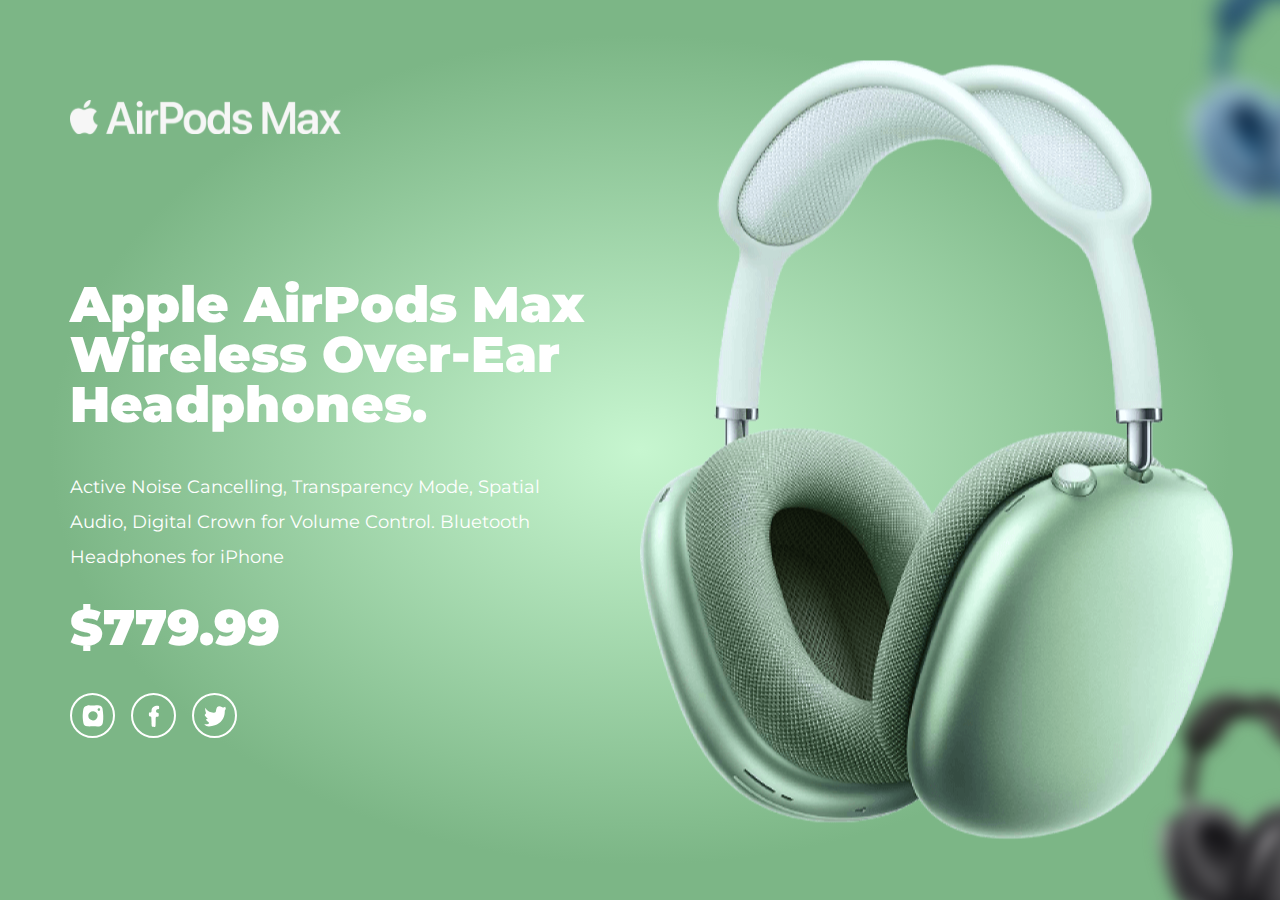
<file: index.html>
<!-- Enjoy!! 🍓 -->

<!DOCTYPE html>
<html lang="en">

<head>
    <meta charset="UTF-8">
    <meta name="viewport" content="width=device-width, initial-scale=1.0">
    <link rel="shortcut icon" href="assets/apple-icon.png" type="image/x-icon">
    <link rel="stylesheet" href="css/style.css">
    <title>Apple Headphones</title>
</head>

<body>
    <section class="slider-main">
        <div class="container">
            <div class="logo">
                <a href="#"><img src="assets/logo.svg" alt="logo"></a>
            </div>
            <div class="slider-content-wrap">
                <div class="slider-content">
                    <h2 class="heading-style-2">Apple AirPods Max Wireless Over-Ear Headphones.</h2>
                    <p>Active Noise Cancelling, Transparency Mode, Spatial Audio, Digital Crown for Volume Control.
                        Bluetooth Headphones for iPhone </p>
                    <h3 class="heading-style-2">$779.99</h3>
                    <div class="social-icons">
                        <a href="https://www.instagram.com/darklordyt_"><img src="assets/instagram-icon.svg"
                                alt="instagram"></a>
                        <a href="https://github.com/MDJAmin"><img src="assets/facbook-icon.svg" alt="facebook"></a>
                        <a href="https://x.com/Amin_4994"><img src="assets/twiter-icon.svg" alt="twitter"></a>
                    </div>
                </div>
            </div>
        </div>
        <div class="slider-images">
            <img class="slider-image" src="assets/green.png" alt="headphone image">
            <img class="slider-image" src="assets/blue.png" alt="headphone image">
            <img class="slider-image" src="assets/red.png" alt="headphone image">
            <img class="slider-image" src="assets/white.png" alt="headphone image">
            <img class="slider-image" src="assets/black.png" alt="headphone image">
        </div>
        <div id="backgrounds">
            <div class="background"
                style="background: radial-gradient(50% 50% at 50% 50%, #C7F6D0 0%, #7CB686 92.19%);"></div>
            <div class="background" style="background: radial-gradient(50% 50% at 50% 50%, #D1E4F6 0%, #5F9CCF 100%);">
            </div>
            <div class="background" style="background: radial-gradient(50% 50% at 50% 50%, #FFB7B2 0%, #ED746E 100%);">
            </div>
            <div class="background" style="background: radial-gradient(50% 50% at 50% 50%, #D7D7D7 0%, #979797 100%);">
            </div>
            <div class="background" style="background: radial-gradient(50% 50% at 50% 50%, #6B6B6B 0%, #292929 100%);">
            </div>
        </div>
    </section>
    <script src="js/script.js"></script>
</body>

</html>
</file>
<file: css/style.css>
/* Enjoy!! 🍓 */

@import url("https://fonts.googleapis.com/css2?family=Montserrat:wght@400;900&display=swap");

* {
  margin: 0;
  padding: 0;
  box-sizing: border-box;
}
html {
  overflow-x: hidden;
}
img {
  user-select: none;
}
body {
  overflow-x: hidden;
  position: relative;
  font-family: "Montserrat", sans-serif;
  height: 100svh;
}
a {
  display: inline-block;
}
.heading-style-2 {
  color: #fff;
  font-size: 50px;
  font-weight: 900;
  line-height: 50px;
  margin-bottom: 40px;
}
p {
  color: #fff;
  font-family: Montserrat;
  font-size: 18px;
  font-style: normal;
  font-weight: 400;
  line-height: 35px;
  margin-bottom: 28px;
}

/* logo */
.logo a {
  margin-bottom: 20px;
}
.logo a img {
  width: 271px;
  height: auto;
}
.slider-main {
  min-height: 700px;
  background: radial-gradient(
    50% 50% at 50% 50%,
    #c7f6d0 0%,
    #7cb686 92.19%
  );
  display: flex;
  justify-content: space-between;
  align-items: center;
  height: 100%;
  overflow: hidden;
  position: relative;
  z-index: 1;
}
#backgrounds {
  position: absolute;
  width: 100%;
  height: 100%;
  top: 0;
  z-index: -1;
}
.background {
  position: absolute;
  top: 0;
  left: 0;
  width: 100%;
  height: 100%;
  opacity: 0;
  transition: opacity 2s ease-in-out;
}
.container {
  position: relative;
  left: calc(50% - (1140px / 2));
  width: 50%;
  padding-block: 100px;
  max-width: 525px;
  height: 100%;
}

/* content */
.slider-content-wrap {
  display: flex;
  flex-direction: column;
  justify-content: center;
  height: 100%;
}
/* social media */
.social-icons {
  display: flex;
  align-items: center;
  gap: 16px;
}
.social-icons a {
  border: 2px solid #fff;
  border-radius: 50%;
  width: 45px;
  height: 45px;
  display: inline-block;
  display: flex;
  justify-content: center;
  align-items: center;
  transition: all 0.5s;
}
.social-icons a:hover {
  background-color: #ffffff63;
}
.social-icons img {
  width: 22px;
  height: 22px;
}
/* images */
.slider-images > img.next {
  opacity: 1;
  transition: 2s;
  filter: blur(35px);
  left: 100%;
  top: 10%;
  transform: translate(-50%, -50%) scale(0.3);
}
.slider-images > img.active {
  opacity: 1;
  transform: scale(1);
  transition: 2s;
  filter: blur(0px);
  left: 0;
  top: 50%;
  transform: translateY(-50%);
  z-index: 1;
}
.slider-images > img.previous {
  opacity: 1;
  transition: 2s;
  filter: blur(25px);
  left: 95%;
  top: 90%;
}
.slider-images > img.inactive {
  opacity: 0;
  transition: 2s;
  filter: blur(35px);
  left: 100%;
  top: 100%;
  transform: translate(10%, 10%) scale(0.3);
}
.slider-images {
  position: relative;
  width: 50%;
  height: 100%;
  top: 0;
}
.slider-images > img {
  position: absolute;
  top: 0%;
  left: 100%;
  filter: blur(25px);
  transform: translate(-50%, -50%) scale(0.3);
  transition: opacity 3s;
  object-fit: cover;
  max-width: 593px;
  max-height: 779px;
  height: 100%;
  min-height: 320px;
}

/* ========================= media query ============================== */
@media screen and (max-width: 1199px) {
  .logo a img {
    width: 230px;
  }
  .heading-style-2 {
    font-size: 40px;
    line-height: 45px;
    margin-bottom: 30px;
  }
  p {
    font-size: 17px;
    line-height: 28px;
    margin-bottom: 22px;
  }
  .container {
    left: calc(50% - (920px / 2));
    padding-block: 80px;
    max-width: 475px;
  }
  .slider-images > img {
    width: 453px;
    height: auto;
    aspect-ratio: 1/1.3;
  }
}
@media screen and (max-width: 991px) {
  .logo a img {
    width: 210px;
  }
  .heading-style-2 {
    font-size: 35px;
    line-height: 43px;
    margin-bottom: 22px;
  }
  p {
    font-size: 16px;
    line-height: 26px;
    margin-bottom: 18px;
  }
  .container {
    left: calc(50% - (720px / 2));
    padding-block: 70px;
    max-width: 405px;
  }
  .slider-images {
    width: 45%;
  }
  .slider-images > img {
    width: 340px;
    aspect-ratio: 1/1.3;
  }
}
@media screen and (max-width: 767px) {
  .logo a img {
    width: 200px;
  }
  .logo a {
    margin-bottom: 20px;
  }
  .slider-main {
    flex-direction: column;
    min-height: 900px;
  }
  .social-icons a {
    width: 35px;
    height: 35px;
  }
  .social-icons img {
    width: 16px;
    height: 16px;
  }
  .container {
    position: unset;
    padding-block: 70px;
    max-width: 540px;
    width: 100%;
  }
  .slider-images {
    width: 100%;
  }
  .slider-images > img {
    height: 380px;
    aspect-ratio: 1/1.3;
    width: auto;
  }
  .slider-images > img.active {
    top: 45%;
    left: 20%;
  }
}
@media screen and (max-width: 575px) {
  .logo a img {
    width: 180px;
  }
  .logo a {
    margin-bottom: 18px;
  }
  .heading-style-2 {
    font-size: 30px;
    line-height: 40px;
    margin-bottom: 20px;
  }
  p {
    font-size: 15px;
    line-height: 24px;
    margin-bottom: 16px;
  }
  .social-icons a {
    width: 32px;
    height: 32px;
  }
  .social-icons img {
    width: 15px;
    height: 15px;
  }
  .container {
    padding: 50px 20px 50px 20px;
    max-width: 100%;
  }
  .slider-images > img {
    height: 100px;
  }
  .slider-images > img.active {
    top: 50%;
    left: 5%;
  }
  .slider-images > img.previous {
    top: 100%;
  }
}
</file>
